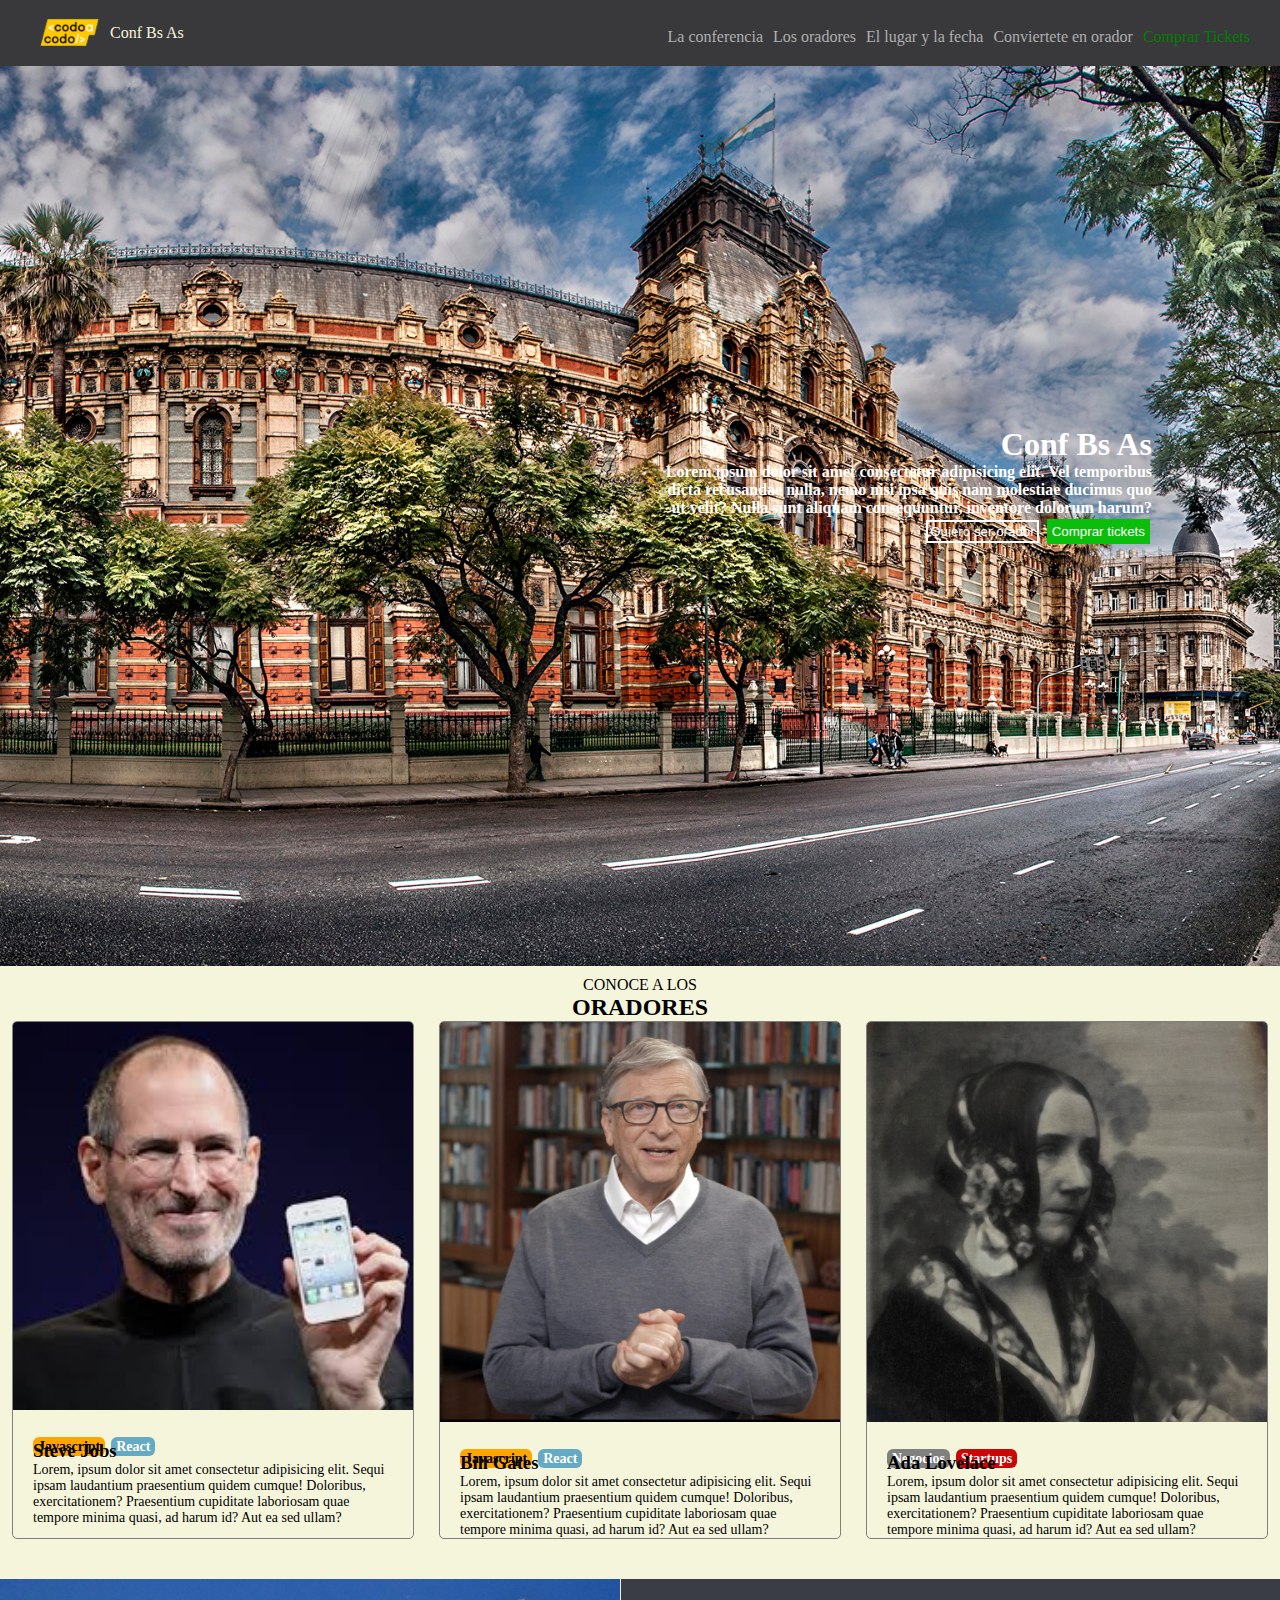
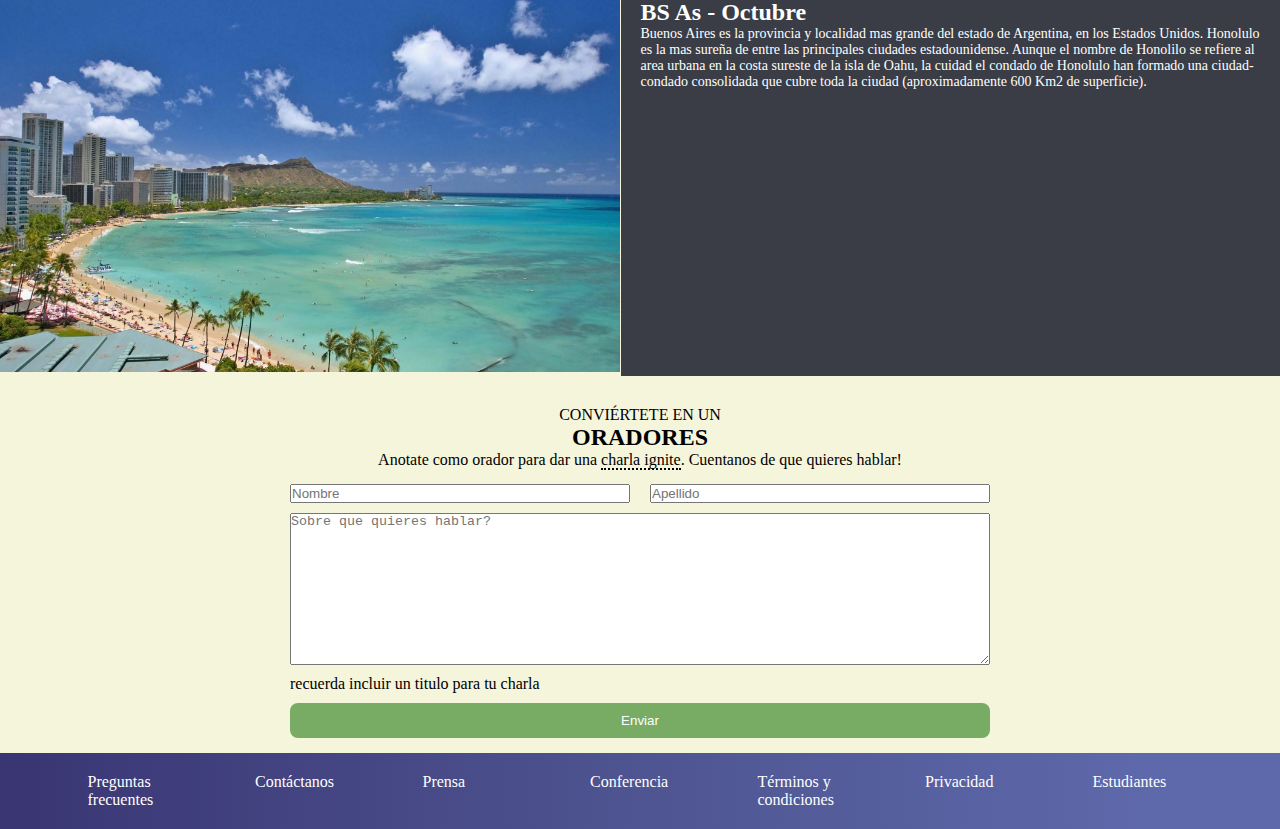
<file: index.html>
<!DOCTYPE html>
<html lang="en">

<head>
    <meta charset="UTF-8">
    <meta name="viewport" content="width=device-width, initial-scale=1.0">
    <link href="https://cdn.jsdelivr.net/npm/bootstrap@5.3.2/dist/css/bootstrap.min.css" rel="stylesheet"
        integrity="sha384-T3c6CoIi6uLrA9TneNEoa7RxnatzjcDSCmG1MXxSR1GAsXEV/Dwwykc2MPK8M2HN" crossorigin="anonymous">
    <link rel="stylesheet" href="./resources/css/style.css  ">
    <title>codo&codo</title>
</head>

<body>
    <header>
        <nav class="nav">
            <div class="logo-container">
                <img src="./resources/images/codoacodo.png" alt="logo de codo a codo" class="image-logo">
                <p>Conf Bs As</p>
            </div>
            <ul class="menu">
                <li><a href="/index.html">La conferencia</a></li>
                <li><a href="#oradores">Los oradores</a></li>
                <li><a href="#fechayhora">El lugar y la fecha</a></li>
                <li><a href="#contacto">Conviertete en orador</a></li>
                <li class="list-last"><a href="./resources/pages/pagos.html" class="last">Comprar Tickets</a></li>
            </ul>
        </nav>
    </header>
    <main class="home__page">
        <div class="home__page-info">
            <h1>Conf Bs As</h1>
            <p>Lorem ipsum dolor sit amet consectetur adipisicing elit. Vel temporibus dicta recusandae nulla, nemo nisi ipsa quis nam molestiae ducimus quo ut velit? Nulla sunt aliquam consequuntur, inventore dolorum harum?</p>
            <div class="home__page-btn">
                <button class="btn-home btn-one">Quiero ser orador</button>
                <button class="btn-home btn-two">Comprar tickets</button>
            </div>
        </div>
    </main>
    <section class="section-card" id="oradores">
        <div class="title-section-card">
            <p>CONOCE A LOS</p>
            <h2>ORADORES</h2>
        </div>
        <div class="card__container">
            <div class="card__children-container">
                <img src="./resources/images/steve.jpg" alt="steve jobs con un iphone">
                <div>
                    <p><span class="span-card span1">Javascript</span><span class="span-card span2">React</span></p>
                    <h3>Steve Jobs</h3>
                    <p>Lorem, ipsum dolor sit amet consectetur adipisicing elit. Sequi ipsam laudantium praesentium quidem cumque! Doloribus, exercitationem? Praesentium cupiditate laboriosam quae tempore minima quasi, ad harum id? Aut ea sed ullam?</p>
                </div>
            </div>
            <div class="card__children-container">
                <img src="./resources/images/bill.jpg" alt="steve jobs con un iphone">
                <div>
                    <p><span class="span-card span1">Javascript</span><span class="span-card span2">React</span></p>
                    <h3>Bill Gates</h3>
                    <p>Lorem, ipsum dolor sit amet consectetur adipisicing elit. Sequi ipsam laudantium praesentium quidem cumque! Doloribus, exercitationem? Praesentium cupiditate laboriosam quae tempore minima quasi, ad harum id? Aut ea sed ullam?</p>
                </div>
            </div>
            <div class="card__children-container">
                <img src="./resources/images/ada.jpeg" alt="steve jobs con un iphone">
                <div>
                    <p><span class="span-card span3">Negocios</span><span class="span-card span4">Startups</span></p>
                    <h3>Ada Lovelace</h3>
                    <p>Lorem, ipsum dolor sit amet consectetur adipisicing elit. Sequi ipsam laudantium praesentium quidem cumque! Doloribus, exercitationem? Praesentium cupiditate laboriosam quae tempore minima quasi, ad harum id? Aut ea sed ullam?</p>
                </div>
            </div>
        </div>
    </section>
    <section class="section__three" id="fechayhora">
        <div class="section__three-image">
            <img src="/resources/images/honolulu.jpg" alt="imagen de una playa en honolulu" width="100%">
        </div>
        <div class="section__three-info">
            <h2>BS As - Octubre</h2>
            <p>Buenos Aires es la provincia y localidad mas grande del estado de Argentina, en los Estados Unidos. Honolulo es la mas sureña de entre las principales ciudades estadounidense. Aunque el nombre de Honolilo se refiere  al area urbana en la costa sureste de la isla de Oahu, la cuidad el condado de Honolulo han formado una ciudad-condado consolidada que cubre toda la ciudad (aproximadamente 600 Km2 de superficie).</button>
        </div>
    </section>
    <div class="title-section-card">
        <p>CONVIÉRTETE EN UN </p>
        <h2>ORADORES</h2>
        <p>Anotate como orador para dar una <span>charla ignite</span>. Cuentanos de que quieres hablar!</p>
    </div>

    <section class="section-form" id="contacto">
        <form action="#" class="container-form">
            <div class="input-children">
                <input type="text" placeholder="Nombre">
                <input type="text" placeholder="Apellido">
            </div>
            <textarea name="" id="" cols="30" rows="10" placeholder="Sobre que quieres hablar?"></textarea>
            <p>recuerda incluir un titulo para tu charla</p>
            <input type="button" class="button-form" value="Enviar">
        </form>
    </section>

    <footer class="footer">
        <div>Preguntas frecuentes</div>
        <div>Contáctanos</div>
        <div>Prensa</div>
        <div>Conferencia</div>
        <div>Términos y condiciones</div>
        <div>Privacidad</div>
        <div>Estudiantes</div>
    </footer>


    <script src="https://cdn.jsdelivr.net/npm/bootstrap@5.3.2/dist/js/bootstrap.bundle.min.js"
        integrity="sha384-C6RzsynM9kWDrMNeT87bh95OGNyZPhcTNXj1NW7RuBCsyN/o0jlpcV8Qyq46cDfL"
        crossorigin="anonymous"></script>
</body>

</html>
</file>
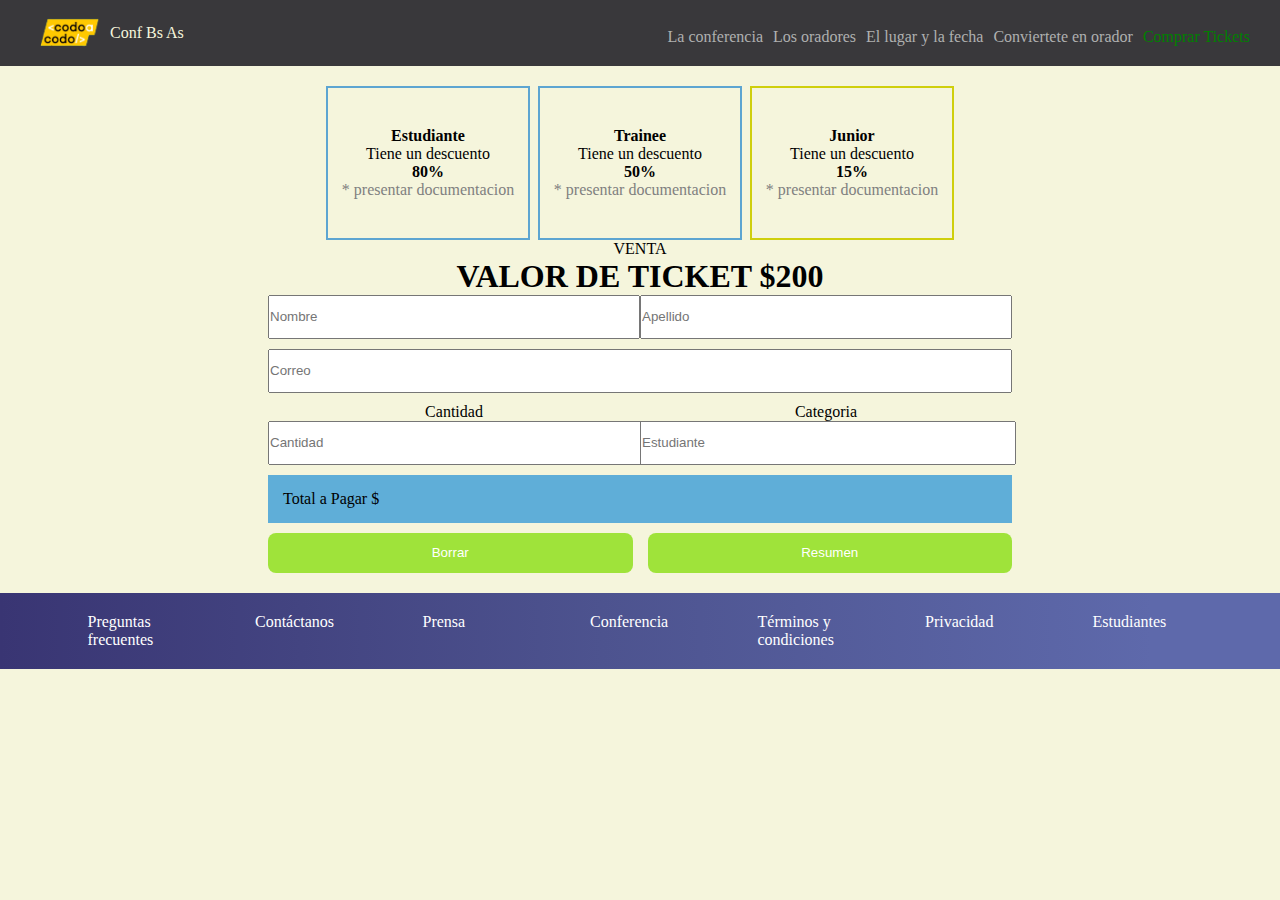
<file: resources/pages/pagos.html>
<!DOCTYPE html>
<html lang="en">
<head>
    <meta charset="UTF-8">
    <meta name="viewport" content="width=device-width, initial-scale=1.0">
    <link href="https://cdn.jsdelivr.net/npm/bootstrap@5.3.2/dist/css/bootstrap.min.css" rel="stylesheet"
        integrity="sha384-T3c6CoIi6uLrA9TneNEoa7RxnatzjcDSCmG1MXxSR1GAsXEV/Dwwykc2MPK8M2HN" crossorigin="anonymous">
    <link rel="stylesheet" href="../css/style.css">
    <title>Comprar Tickets</title>
</head>
<body>
    <header>
        <nav class="nav">
            <div class="logo-container">
                <img src="../images/codoacodo.png" alt="logo de codo a codo" class="image-logo">
                <p>Conf Bs As</p>
            </div>
            <ul class="menu">
                <li><a href="../../index.html">La conferencia</a></li>
                <li><a href="../../index.html#oradores">Los oradores</a></li>
                <li><a href="../../index.html#fechayhora">El lugar y la fecha</a></li>
                <li><a href="../../index.html#contacto">Conviertete en orador</a></li>
                <li class="list-last"><a href="pagos.html" class="last">Comprar Tickets</a></li>
            </ul>
        </nav>
    </header>
    <section class="section-pay">
        <div class="card-pay-container">
            <div class="card-pay-children">
                <b>Estudiante</b>
                <p>Tiene un descuento</p>
                <b>80%</b>
                <p class="p-document">* presentar documentacion </p>
            </div>
            <div class="card-pay-children">
                <b>Trainee</b>
                <p>Tiene un descuento</p>
                <b>50%</b>
                <p class="p-document">* presentar documentacion </p>
            </div>
            <div class="card-pay-children card-altern">
                <b>Junior</b>
                <p>Tiene un descuento</p>
                <b>15%</b>
                <p class="p-document">* presentar documentacion </p>
            </div>
        </div>
        <p>VENTA</p>
        <h1>VALOR DE TICKET $200</h1>
        <form action="" class="form-container">
            <div class="input__name">
                <input type="text" placeholder="Nombre">
                <input type="text" placeholder="Apellido">
            </div>
            <input type="email" placeholder="Correo">
            <div class="select-input">
                <div>
                    <p>Cantidad</p>
                    <input type="text" placeholder="Cantidad">
                </div>
                <div>
                    <p>Categoria</p>
                    <input type="text" placeholder="Estudiante">
                </div>
            </div>
            <span class="form-span">Total a Pagar $</span>
            <div class="btn-form">
                <input type="button" value="Borrar">
                <input type="button" value="Resumen">
            </div>
        </form>
    </section>


    <footer class="footer">
        <div>Preguntas frecuentes</div>
        <div>Contáctanos</div>
        <div>Prensa</div>
        <div>Conferencia</div>
        <div>Términos y condiciones</div>
        <div>Privacidad</div>
        <div>Estudiantes</div>
    </footer>
    
    <script src="https://cdn.jsdelivr.net/npm/bootstrap@5.3.2/dist/js/bootstrap.bundle.min.js"
    integrity="sha384-C6RzsynM9kWDrMNeT87bh95OGNyZPhcTNXj1NW7RuBCsyN/o0jlpcV8Qyq46cDfL"
    crossorigin="anonymous"></script>
</body>
</html>
</file>
<file: resources/css/style.css>
@import url('https://fonts.googleapis.com/css2?family=Poppins:ital,wght@0,400;0,600;0,700;1,500&display=swap');

*{
    padding: 0;
    margin: 0;
}
body{
    background-color: beige;
}
header{
    padding: 10px;
    background-color:rgb(57, 56, 59);
}
.logo-container{
    display: flex;
    align-items: center;
}
.image-logo{
    width: 80px;
}
.logo-container p{
    color: beige;
}
.nav{
    display: flex;
    justify-content: space-between;
    align-items: center;
    padding: 0 20px;
}
.menu{
    display: flex;
    align-items: center;
    gap: 10px;
    padding-top: 8px;
}
.menu li{
    list-style-type: none;
}
.menu a{
    text-decoration: none;
    color: rgb(175, 176, 176);
}
.menu a:hover{
    color: #fff;
}
.menu .list-last a{
    color: green;
}
/* estilos del home */
.home__page{
    background-image: url('../images/ba1.jpg');
    backface-visibility: visible;
    height: 100vh;
    background-size: cover;
    background-position: center;
    background-repeat: no-repeat;
    position: relative;
}
.home__page-info{
    position: absolute;
    color: #fff;
    text-align: right;
    width: 500px;
    right: 10vw;
    top: 40%;
}
.home__page-info p{
    font-weight: 600;
}
.btn-home{
    border: 0;
    padding: 5px;
    color: #fff;
    margin: 2px;
}
.btn-one{
    background-color: transparent;
    border: 2px solid #fff;
    padding: 2px;
}
.btn-two{
    background-color: #0bbe0b;
}
/* estilos de la seccion card */

.section-card{
    padding: 10px;
}
.card__container{
    display: flex;
    justify-content: center;
    gap: 25px;
}
.card__children-container{
    width: 400px;
    border-radius: 5px;
    border: 1px solid grey;
}
.card__children-container img{
    width: 100%;
    border-radius: 4px 4px 0 0;
}
.card__children-container div{
    padding: 25px 20px 0 20px;
    text-align: left;
}
.span-card{
    padding:2px 5px; 
    font-weight:700;
    border-radius: 6px;
}
.span1{
    background-color: orange;
    margin-right: 6px;
}
.span2{
    background-color: rgb(101, 170, 197);
    color:#fff;
}
.span3{
    background-color: gray;
    margin-right: 6px;
    color:#fff;
}
.span4{
    background-color: rgb(202, 6, 6);
    color:#fff;
}
.card__children-container h3{
    margin-top: -15px;
    font-weight: 600;
}
.card__children-container p{
    font-size:14px;
}
.title-section-card{
    text-align: center;
}
.title-section-card p span{
    border-bottom:2px dotted black ;
}
/* estilos de la tercera seccion de la pagina */
.section__three{
    display: flex;
    margin:30px 0;
}
.section__three-image{
    width: 50vw;
}
.section__three-info{
    width: 50vw;
    background-color: rgb(58, 61, 70);
    color: white;
    margin-left: 1px;
    padding: 20px;
}
.section__three-info button{
    border: 0;
    background-color: transparent;
    color: #fff;
    border-radius: 2px;
    padding: 5px 6px;
    border: 1px solid #fff;
}
.section__three-info p{
    font-size: 14px;
}


.footer{
    display: flex;
    justify-content: space-evenly;
    padding: 20px;
    background: rgb(57,53,115);
    background: linear-gradient(90deg, rgba(57,53,115,1) 0%, rgba(77,83,143,1) 47%, rgba(94,105,171,1) 90%);

}
.footer div{
    width: 100px;
    color: #fff;
}
/* estilos del formulario */
.section-form{
    display: flex;
    justify-content: center;
    align-items: center;
}
.container-form{
    display: flex;
    flex-direction: column;
    justify-content: center;
    gap: 10px;
    width: 700px;
    margin: 15px;
}
.input-children{
    display: flex;
    gap: 20px;
}
.input-children input{
    width: 50%;
}
.button-form{
    border: 0;
    color: white;
    background-color: #78ab63;
    padding: 10px;
    border-radius: 8px;
}
.section-pay{
    padding: 20px;
    text-align: center;
}
.card-pay-container{
    display: flex;
    justify-content: center;
    gap: 8px;
}
.card-pay-children{
    display: flex;
    justify-content: center;
    flex-direction: column;
    align-items: center;
    width: 200px;
    height: 150px;
    border: 2px solid rgb(93, 165, 209);
}
.card-altern{
    border-color: rgb(207, 207, 12);
}
.p-document{
    color: grey;
}
.input__name input{
    width: 50%;
}
.form-container{
    display: flex;
    gap: 10px;
    flex-direction: column;
    width: 60%;
    margin: auto;
}
.form-container input{
    height: 40px;
}
.input__name{
    display: flex;
}
.select-input{
    display: flex;
}
.select-input div{
    width: 100%;
    gap: 10px;
}
.select-input input{
    width: 100%;
}
.form-span{
    background-color: #5faed8;
    text-align: left;
    padding:15px;
}
.btn-form{
    display: flex;
    gap: 0 15px;
}
.btn-form input{
    width: 50%;
    border: 0;
    background-color: rgb(159, 227, 58);
    border-radius: 8px;
    color: #fff;
}
</file>
